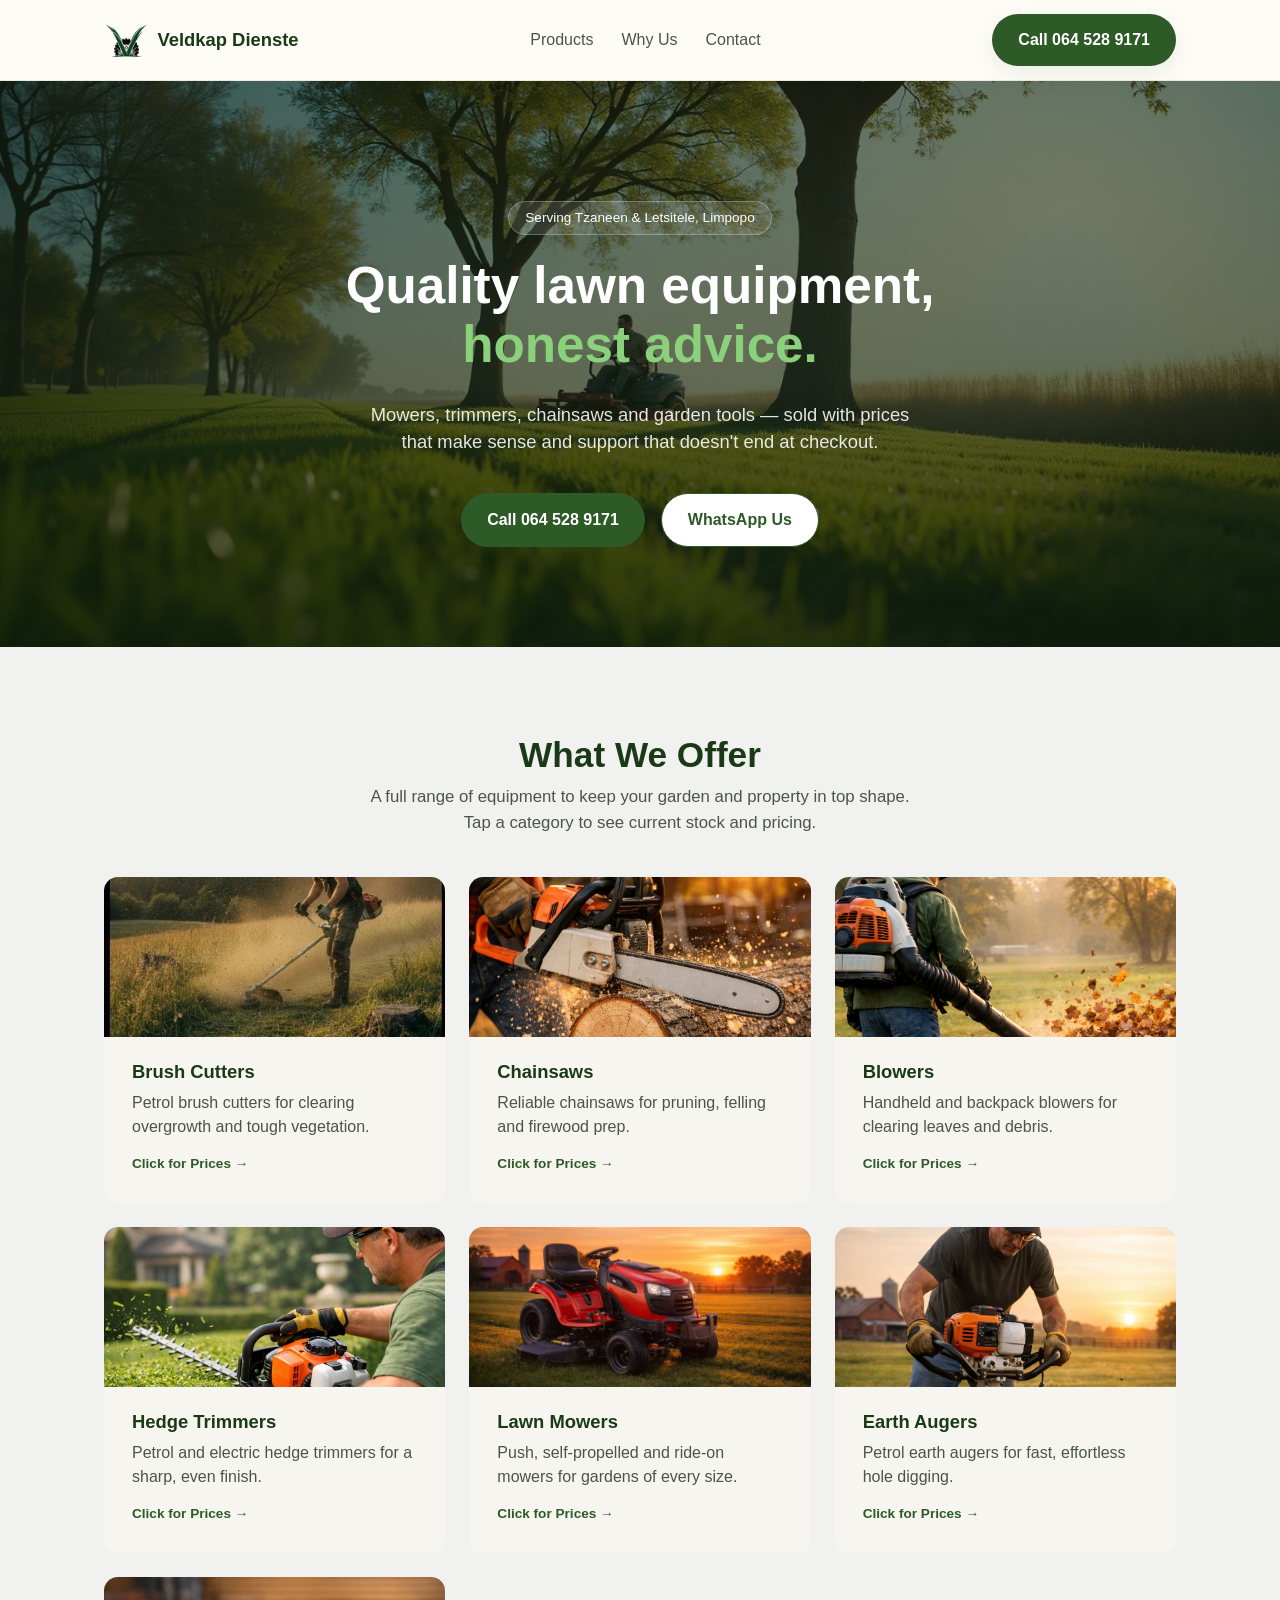
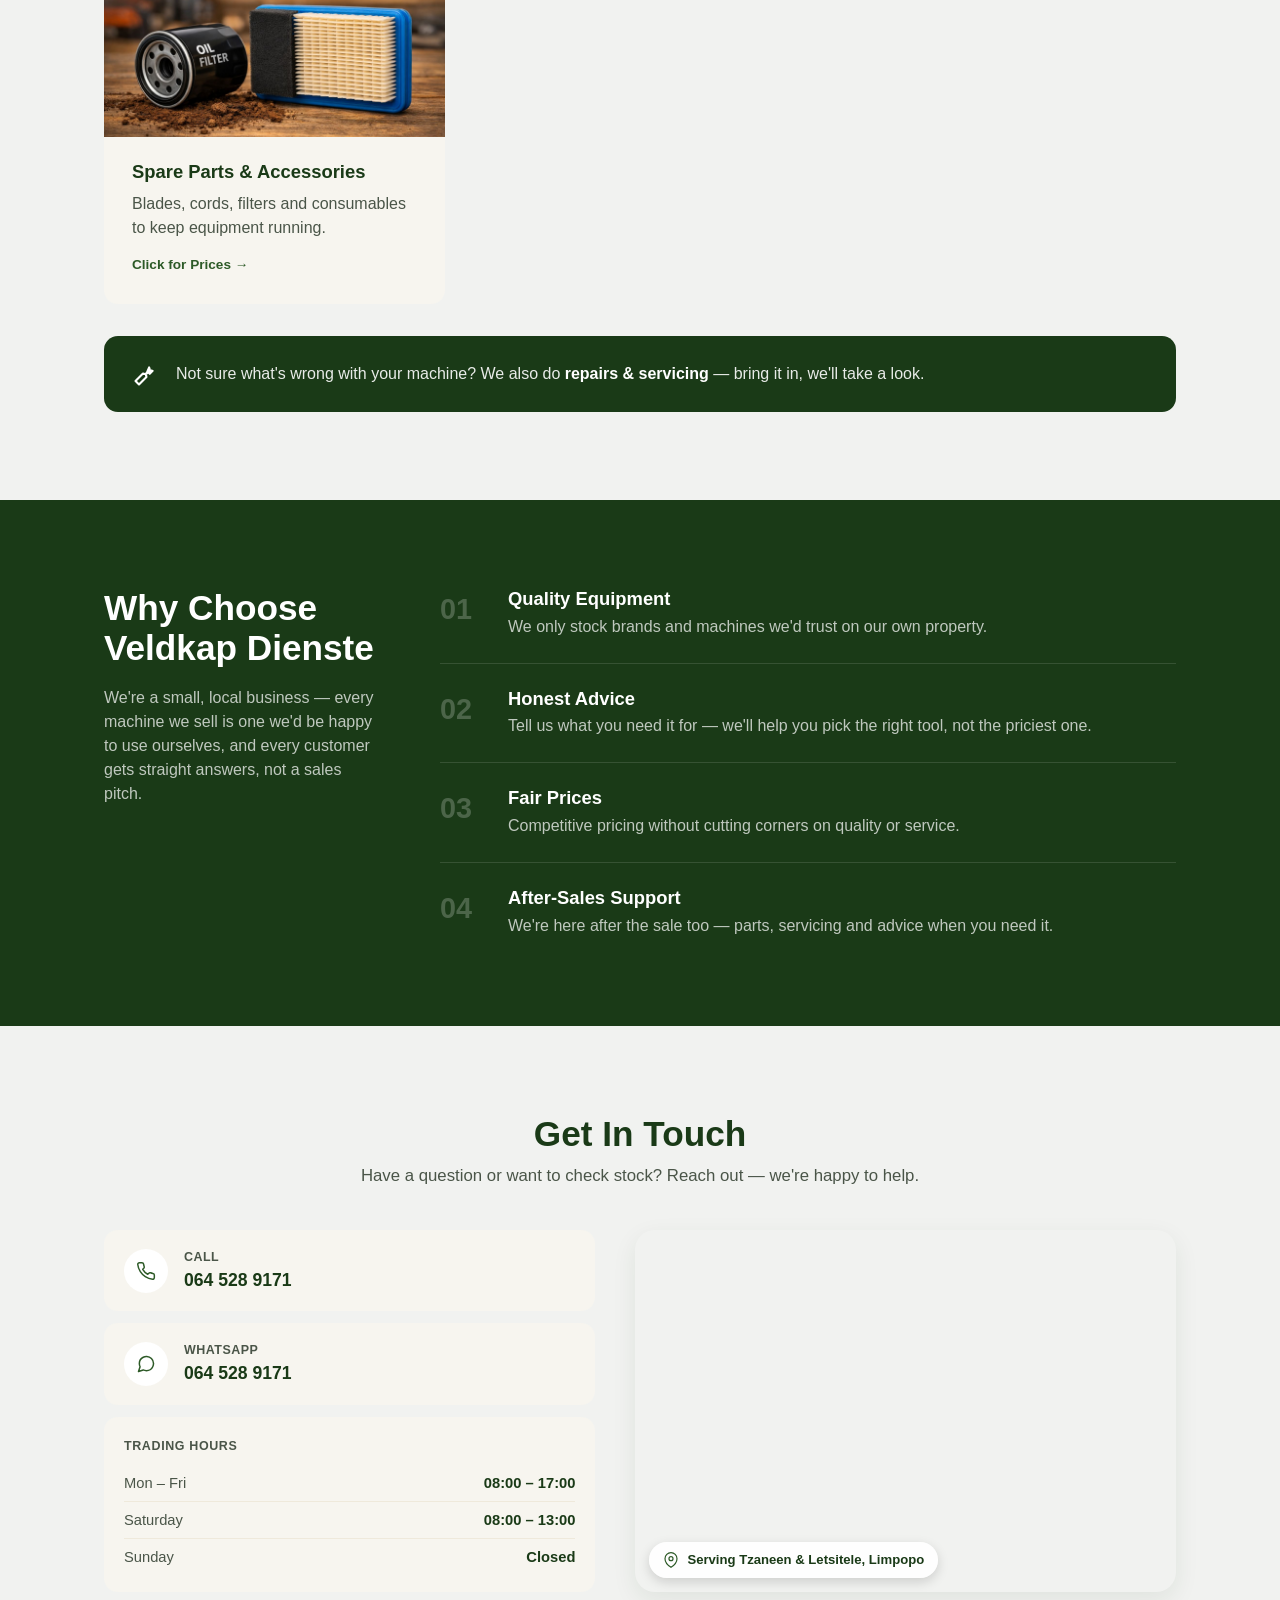
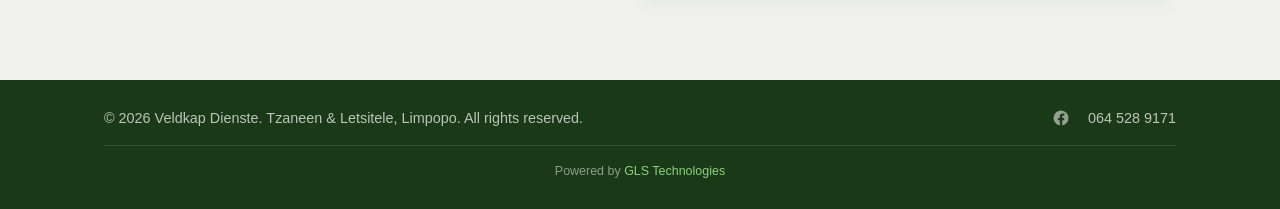
<file: index.html>
<!DOCTYPE html>
<html lang="en">
<head>
<meta charset="UTF-8">
<meta name="viewport" content="width=device-width, initial-scale=1.0">
<title>Veldkap Dienste | Quality Lawn Equipment</title>
<meta name="description" content="Veldkap Dienste supplies quality lawn mowers, brush cutters, chainsaws, and garden equipment in Tzaneen and Letsitele, Limpopo. Call 064 528 9171 for expert advice and great prices.">
<meta property="og:type" content="website">
<meta property="og:title" content="Veldkap Dienste | Quality Lawn Equipment">
<meta property="og:description" content="Brush cutters, chainsaws, blowers and mowers in Tzaneen &amp; Letsitele, Limpopo — honest advice and fair prices. Call or WhatsApp 064 528 9171.">
<meta property="og:image" content="https://www.veldkapdienste.co.za/images/hero-mower.jpg">
<meta property="og:url" content="https://www.veldkapdienste.co.za/">
<link rel="canonical" href="https://www.veldkapdienste.co.za/">
<link rel="icon" type="image/png" href="images/favicon.png">
<link rel="stylesheet" href="styles.css">
<script type="application/ld+json">
{
  "@context": "https://schema.org",
  "@type": "HardwareStore",
  "name": "Veldkap Dienste",
  "image": "https://www.veldkapdienste.co.za/images/hero-mower.jpg",
  "url": "https://www.veldkapdienste.co.za/",
  "telephone": "+27645289171",
  "priceRange": "R",
  "address": {
    "@type": "PostalAddress",
    "addressLocality": "Letsitele",
    "addressRegion": "Limpopo",
    "addressCountry": "ZA"
  },
  "areaServed": ["Tzaneen", "Letsitele"],
  "sameAs": []
}
</script>
</head>
<body>

<header class="site-header">
  <div class="container header-inner">
    <a href="#top" class="logo">
      <img src="images/logo-mark.png" alt="" class="logo-mark-img">
      <span class="logo-text">Veldkap <strong>Dienste</strong></span>
    </a>
    <nav class="nav">
      <a href="#products">Products</a>
      <a href="#why-us">Why Us</a>
      <a href="#contact">Contact</a>
    </nav>
    <a href="tel:+27645289171" class="btn btn-primary header-call">Call 064 528 9171</a>
  </div>
</header>

<main id="top">

  <section class="hero">
    <div class="hero-glow" aria-hidden="true"></div>
    <div class="container hero-inner">
      <span class="badge">Serving Tzaneen &amp; Letsitele, Limpopo</span>
      <h1>Quality lawn equipment,<br><span class="text-accent">honest advice.</span></h1>
      <p class="hero-sub">Mowers, trimmers, chainsaws and garden tools — sold with prices that make sense and support that doesn't end at checkout.</p>
      <div class="hero-actions">
        <a href="tel:+27645289171" class="btn btn-primary">Call 064 528 9171</a>
        <a href="https://wa.me/27645289171" class="btn btn-outline" target="_blank" rel="noopener">WhatsApp Us</a>
      </div>
    </div>
  </section>

  <section id="products" class="section">
    <div class="container">
      <h2>What We Offer</h2>
      <p class="section-sub">A full range of equipment to keep your garden and property in top shape. Tap a category to see current stock and pricing.</p>

      <div class="product-grid" id="product-grid">
        <a class="product-card has-photo" href="category.html?cat=brushcutters">
          <img class="product-card-photo" src="images/hero-brushcutter.jpg" alt="" loading="lazy">
          <div class="product-card-body">
            <h3>Brush Cutters</h3>
            <p>Petrol brush cutters for clearing overgrowth and tough vegetation.</p>
            <span class="product-card-cta">Click for Prices →</span>
          </div>
        </a>
        <a class="product-card has-photo" href="category.html?cat=chainsaws">
          <img class="product-card-photo" src="images/hero-chainsaw.jpg" alt="" loading="lazy" style="object-position: 50% 40%;">
          <div class="product-card-body">
            <h3>Chainsaws</h3>
            <p>Reliable chainsaws for pruning, felling and firewood prep.</p>
            <span class="product-card-cta">Click for Prices →</span>
          </div>
        </a>
        <a class="product-card has-photo" href="category.html?cat=blowers">
          <img class="product-card-photo" src="images/hero-blower.jpg" alt="" loading="lazy" style="object-position: 50% 30%;">
          <div class="product-card-body">
            <h3>Blowers</h3>
            <p>Handheld and backpack blowers for clearing leaves and debris.</p>
            <span class="product-card-cta">Click for Prices →</span>
          </div>
        </a>
        <a class="product-card has-photo" href="category.html?cat=hedgetrimmers">
          <img class="product-card-photo" src="images/hero-hedgetrimmer.jpg" alt="" loading="lazy" style="object-position: 50% 30%;">
          <div class="product-card-body">
            <h3>Hedge Trimmers</h3>
            <p>Petrol and electric hedge trimmers for a sharp, even finish.</p>
            <span class="product-card-cta">Click for Prices →</span>
          </div>
        </a>
        <a class="product-card has-photo" href="category.html?cat=mowers">
          <img class="product-card-photo" src="images/hero-mowers.jpg" alt="" loading="lazy" style="object-position: 50% 60%;">
          <div class="product-card-body">
            <h3>Lawn Mowers</h3>
            <p>Push, self-propelled and ride-on mowers for gardens of every size.</p>
            <span class="product-card-cta">Click for Prices →</span>
          </div>
        </a>
        <a class="product-card has-photo" href="category.html?cat=earthaugers">
          <img class="product-card-photo" src="images/hero-earthauger.jpg" alt="" loading="lazy" style="object-position: 50% 20%;">
          <div class="product-card-body">
            <h3>Earth Augers</h3>
            <p>Petrol earth augers for fast, effortless hole digging.</p>
            <span class="product-card-cta">Click for Prices →</span>
          </div>
        </a>
        <a class="product-card has-photo" href="category.html?cat=spareparts">
          <img class="product-card-photo" src="images/hero-spareparts.jpg" alt="" loading="lazy" style="object-position: 50% 55%;">
          <div class="product-card-body">
            <h3>Spare Parts &amp; Accessories</h3>
            <p>Blades, cords, filters and consumables to keep equipment running.</p>
            <span class="product-card-cta">Click for Prices →</span>
          </div>
        </a>
      </div>

      <div class="service-note">
        <span class="service-note-icon">
          <svg viewBox="0 0 24 24" fill="none" stroke="currentColor" stroke-width="1.8" stroke-linecap="round" stroke-linejoin="round"><path d="M14.7 6.3a4 4 0 0 1-5.3 5.3L3 18l3 3 6.4-6.4a4 4 0 0 1 5.3-5.3l-2.5 2.5-2-2z"/></svg>
        </span>
        <p>Not sure what's wrong with your machine? We also do <strong>repairs &amp; servicing</strong> — bring it in, we'll take a look.</p>
      </div>
    </div>
  </section>

  <section id="why-us" class="section why-section">
    <div class="container why-layout">
      <div class="why-intro">
        <h2>Why Choose Veldkap Dienste</h2>
        <p>We're a small, local business — every machine we sell is one we'd be happy to use ourselves, and every customer gets straight answers, not a sales pitch.</p>
      </div>
      <div class="why-list">
        <div class="why-item">
          <span class="why-num">01</span>
          <div>
            <h3>Quality Equipment</h3>
            <p>We only stock brands and machines we'd trust on our own property.</p>
          </div>
        </div>
        <div class="why-item">
          <span class="why-num">02</span>
          <div>
            <h3>Honest Advice</h3>
            <p>Tell us what you need it for — we'll help you pick the right tool, not the priciest one.</p>
          </div>
        </div>
        <div class="why-item">
          <span class="why-num">03</span>
          <div>
            <h3>Fair Prices</h3>
            <p>Competitive pricing without cutting corners on quality or service.</p>
          </div>
        </div>
        <div class="why-item">
          <span class="why-num">04</span>
          <div>
            <h3>After-Sales Support</h3>
            <p>We're here after the sale too — parts, servicing and advice when you need it.</p>
          </div>
        </div>
      </div>
    </div>
  </section>

  <section id="contact" class="section">
    <div class="container">
      <div class="contact-inner">
        <h2>Get In Touch</h2>
        <p class="section-sub">Have a question or want to check stock? Reach out — we're happy to help.</p>
      </div>
      <div class="contact-layout">
        <div class="contact-info">
          <a href="tel:+27645289171" class="contact-row">
            <span class="contact-row-icon">
              <svg viewBox="0 0 24 24" fill="none" stroke="currentColor" stroke-width="1.8" stroke-linecap="round" stroke-linejoin="round"><path d="M22 16.92v3a2 2 0 0 1-2.18 2 19.79 19.79 0 0 1-8.63-3.07 19.5 19.5 0 0 1-6-6 19.79 19.79 0 0 1-3.07-8.67A2 2 0 0 1 4.11 2h3a2 2 0 0 1 2 1.72c.127.96.361 1.903.7 2.81a2 2 0 0 1-.45 2.11L8.09 9.91a16 16 0 0 0 6 6l1.27-1.27a2 2 0 0 1 2.11-.45c.907.339 1.85.573 2.81.7A2 2 0 0 1 22 16.92z"/></svg>
            </span>
            <span class="contact-row-text">
              <span class="contact-row-label">Call</span>
              <span class="contact-row-value">064 528 9171</span>
            </span>
          </a>
          <a href="https://wa.me/27645289171" class="contact-row" target="_blank" rel="noopener">
            <span class="contact-row-icon">
              <svg viewBox="0 0 24 24" fill="none" stroke="currentColor" stroke-width="1.8" stroke-linecap="round" stroke-linejoin="round"><path d="M21 11.5a8.38 8.38 0 0 1-.9 3.8 8.5 8.5 0 0 1-7.6 4.7 8.38 8.38 0 0 1-3.8-.9L3 21l1.9-5.7a8.38 8.38 0 0 1-.9-3.8 8.5 8.5 0 0 1 4.7-7.6 8.38 8.38 0 0 1 3.8-.9h.5a8.48 8.48 0 0 1 8 8v.5z"/></svg>
            </span>
            <span class="contact-row-text">
              <span class="contact-row-label">WhatsApp</span>
              <span class="contact-row-value">064 528 9171</span>
            </span>
          </a>

          <div class="trading-hours">
            <h4>Trading Hours</h4>
            <dl>
              <div><dt>Mon – Fri</dt><dd>08:00 – 17:00</dd></div>
              <div><dt>Saturday</dt><dd>08:00 – 13:00</dd></div>
              <div><dt>Sunday</dt><dd>Closed</dd></div>
            </dl>
          </div>
        </div>

        <div class="contact-map">
          <iframe
            src="https://www.google.com/maps?q=Tzaneen,+Limpopo,+South+Africa&output=embed"
            width="100%" height="100%" style="border:0;" loading="lazy"
            referrerpolicy="no-referrer-when-downgrade"
            title="Veldkap Dienste service area — Tzaneen &amp; Letsitele, Limpopo"></iframe>
          <p class="contact-map-caption">
            <svg viewBox="0 0 24 24" fill="none" stroke="currentColor" stroke-width="1.8" stroke-linecap="round" stroke-linejoin="round"><path d="M21 10c0 7-9 13-9 13s-9-6-9-13a9 9 0 0 1 18 0z"/><circle cx="12" cy="10" r="3"/></svg>
            Serving Tzaneen &amp; Letsitele, Limpopo
          </p>
        </div>
      </div>
    </div>
  </section>

</main>

<footer class="site-footer">
  <div class="container footer-inner">
    <p>&copy; <span id="year"></span> Veldkap Dienste. Tzaneen &amp; Letsitele, Limpopo. All rights reserved.</p>
    <div class="footer-right">
      <a class="footer-social" href="https://www.facebook.com/share/1C6HtpinKC/?mibextid=wwXIfr" target="_blank" rel="noopener" aria-label="Veldkap Dienste on Facebook">
        <svg viewBox="0 0 24 24" fill="currentColor"><path d="M22 12a10 10 0 1 0-11.6 9.9v-7H7.9V12h2.5V9.8c0-2.5 1.5-3.9 3.8-3.9 1.1 0 2.2.2 2.2.2v2.4h-1.2c-1.2 0-1.6.8-1.6 1.6V12h2.8l-.4 2.9h-2.4v7A10 10 0 0 0 22 12z"/></svg>
      </a>
      <a href="tel:+27645289171">064 528 9171</a>
    </div>
  </div>
  <div class="container">
    <p class="footer-credit">Powered by <a href="https://gls-technologies.co.za" target="_blank" rel="noopener noreferrer">GLS Technologies</a></p>
  </div>
</footer>

<script src="script.js"></script>
</body>
</html>
</file>
<file: styles.css>
:root {
  --green-900: #1a3a17;
  --green-700: #2d5a27;
  --green-600: #3a7a32;
  --green-500: #4b9640;
  --accent-hero: #8bd17c;
  --earth-100: #f7f5ef;
  --earth-200: #efe9db;
  --cream: #f1f2f0;
  --ink: #1f2a1d;
  --ink-soft: #4a5548;
  --radius-sm: 10px;
  --radius: 14px;
  --radius-lg: 20px;
  --shadow: 0 8px 24px rgba(26, 58, 23, 0.08);
  font-size: 16px;
}

* { box-sizing: border-box; }

html { scroll-behavior: smooth; }

body {
  margin: 0;
  font-family: -apple-system, BlinkMacSystemFont, "Segoe UI", Roboto, Helvetica, Arial, sans-serif;
  color: var(--ink);
  background: var(--cream);
  line-height: 1.5;
}

.container {
  max-width: 1120px;
  margin: 0 auto;
  padding: 0 24px;
}

h1, h2, h3 { line-height: 1.15; margin: 0 0 0.5em; color: var(--green-900); }
h1 { font-size: clamp(2rem, 5vw, 3.2rem); }
h1.is-long { font-size: clamp(1.5rem, 3.2vw, 2.1rem); }
h2 { font-size: clamp(1.6rem, 3.5vw, 2.2rem); text-align: center; }
h3 { font-size: 1.15rem; }
p { margin: 0 0 1em; color: var(--ink-soft); }

a { color: inherit; text-decoration: none; }

.text-accent { color: var(--accent-hero); }

.section-sub {
  text-align: center;
  max-width: 560px;
  margin: -0.5em auto 2.5em;
  font-size: 1.05rem;
}

/* Header */
.site-header {
  position: sticky;
  top: 0;
  z-index: 50;
  background: rgba(255, 253, 248, 0.92);
  backdrop-filter: blur(8px);
  border-bottom: 1px solid var(--earth-200);
}

.header-inner {
  display: flex;
  align-items: center;
  justify-content: space-between;
  gap: 16px;
  padding-top: 14px;
  padding-bottom: 14px;
}

.logo {
  display: flex;
  align-items: center;
  gap: 8px;
  font-size: 1.15rem;
  font-weight: 600;
  color: var(--green-900);
  white-space: nowrap;
}

.logo-mark-img {
  height: 34px;
  width: auto;
  display: block;
}

.nav {
  display: flex;
  gap: 28px;
  flex: 1;
  justify-content: center;
}

.nav a {
  font-weight: 500;
  color: var(--ink-soft);
  transition: color 0.15s ease;
}

.nav a:hover { color: var(--green-700); }

.header-call {
  white-space: nowrap;
  padding: 10px 18px;
  font-size: 0.95rem;
}

/* Buttons */
.btn {
  display: inline-flex;
  align-items: center;
  gap: 8px;
  padding: 14px 26px;
  border-radius: 999px;
  font-weight: 600;
  font-size: 1rem;
  transition: transform 0.15s ease, box-shadow 0.15s ease, background 0.15s ease;
  border: none;
  cursor: pointer;
}

.btn-primary {
  background: var(--green-700);
  color: #fff;
  box-shadow: var(--shadow);
}

.btn-primary:hover {
  background: var(--green-600);
  transform: translateY(-1px);
}

.btn-outline {
  background: #fff;
  color: var(--green-700);
  border: 1.5px solid var(--green-700);
}

.btn-outline:hover {
  background: var(--green-700);
  color: #fff;
}

/* Hero */
.hero {
  position: relative;
  overflow: hidden;
  padding: 120px 0 100px;
  text-align: center;
}

.hero::before {
  content: "";
  position: absolute;
  inset: -20px;
  background: url("images/hero-mower.jpg") center 65% / cover no-repeat;
  animation: heroKenBurns 24s ease-in-out infinite alternate;
  z-index: 0;
}

.hero::after {
  content: "";
  position: absolute;
  inset: 0;
  background: linear-gradient(180deg, rgba(15, 30, 13, 0.55), rgba(15, 30, 13, 0.75));
  z-index: 1;
}

@keyframes heroKenBurns {
  0% { transform: scale(1) translate(0, 0); }
  100% { transform: scale(1.12) translate(-1.5%, -1.5%); }
}

@media (prefers-reduced-motion: reduce) {
  .hero::before { animation: none; }
}

.hero-glow { display: none; }

.badge {
  display: inline-block;
  padding: 6px 16px;
  border-radius: 999px;
  background: rgba(255, 255, 255, 0.12);
  border: 1px solid rgba(255, 255, 255, 0.25);
  color: #fff;
  font-size: 0.85rem;
  font-weight: 500;
  margin-bottom: 22px;
}

.hero-inner { position: relative; z-index: 2; max-width: 720px; margin: 0 auto; }

.hero h1 { color: #fff; }

.hero-sub {
  font-size: 1.15rem;
  margin: 18px auto 2em;
  color: rgba(255, 255, 255, 0.88);
  max-width: 560px;
}

.hero-actions {
  display: flex;
  gap: 16px;
  justify-content: center;
  flex-wrap: wrap;
}

/* Sections */
.section { padding: 88px 0; }

/* Products */
.product-grid {
  display: grid;
  grid-template-columns: repeat(auto-fit, minmax(260px, 1fr));
  gap: 24px;
}

.product-card {
  display: block;
  background: var(--earth-100);
  border-radius: var(--radius);
  padding: 32px 28px;
  transition: transform 0.15s ease, box-shadow 0.15s ease;
  border: none;
  font: inherit;
  text-align: left;
  cursor: pointer;
  width: 100%;
  color: inherit;
  overflow: hidden;
}

.product-card:hover, .product-card:focus-visible {
  transform: translateY(-4px);
  box-shadow: var(--shadow);
}

.product-icon {
  font-size: 2.2rem;
  display: inline-block;
  margin-bottom: 12px;
}

.product-card p { margin-bottom: 12px; }

.product-card-cta {
  display: inline-block;
  font-size: 0.85rem;
  font-weight: 700;
  color: var(--green-700);
}

.product-card.has-photo { padding: 0; }

.product-card-photo {
  display: block;
  width: 100%;
  height: 160px;
  object-fit: cover;
}

.product-card-body { padding: 24px 28px 28px; }

/* Service note */
.service-note {
  display: flex;
  align-items: center;
  gap: 16px;
  margin-top: 32px;
  padding: 24px 28px;
  background: var(--green-900);
  border-radius: var(--radius);
  color: #fff;
}

.service-note-icon {
  display: inline-flex;
  flex-shrink: 0;
  width: 28px;
  height: 28px;
}
.service-note-icon svg { width: 100%; height: 100%; }
.service-note p { margin: 0; color: rgba(255, 255, 255, 0.9); }
.service-note strong { color: #fff; }

@media (max-width: 500px) {
  .service-note { flex-direction: column; text-align: center; }
}

/* Category hero banner */
.category-hero {
  background: linear-gradient(135deg, var(--green-900), var(--green-700));
  padding: 64px 0 56px;
  text-align: center;
  background-size: cover;
  background-position: center 60%;
}

.category-hero.has-photo {
  background-image:
    linear-gradient(180deg, rgba(15, 30, 13, 0.55), rgba(15, 30, 13, 0.8)),
    var(--category-photo);
  background-position: 65% 22%;
  min-height: 520px;
  display: flex;
  align-items: center;
}

.category-hero-inner { max-width: 560px; margin: 0 auto; }

.category-hero.has-product .category-hero-inner {
  max-width: 900px;
  display: flex;
  align-items: center;
  justify-content: space-between;
  gap: 40px;
  text-align: left;
}

.category-hero.has-product .category-hero-text { flex: 1; }
.category-hero.has-product p { margin: 0; }

.category-hero-media { flex-shrink: 0; }

.category-hero-photo[hidden] { display: none; }

.category-hero-photo {
  display: block;
  width: 220px;
  height: 220px;
  object-fit: contain;
  background: #fff;
  border-radius: var(--radius-lg);
  padding: 16px;
  box-shadow: 0 12px 32px rgba(0, 0, 0, 0.25);
}

.category-hero h1 { color: #fff; margin-bottom: 0.4em; }
.category-hero p { color: rgba(255, 255, 255, 0.82); margin: 0; font-size: 1.05rem; }

/* Category page layout */
.catalog-page { padding-top: 56px; }

.catalog-layout {
  display: grid;
  grid-template-columns: 240px 1fr;
  gap: 28px;
  align-items: start;
}

/* Grid items default to min-width:auto and refuse to shrink below their
   content, which pushed the page wider than small screens. Allow them to
   shrink so the sidebar and price table scroll internally instead. */
.catalog-layout > * { min-width: 0; }

.catalog-sidebar {
  display: flex;
  flex-direction: column;
  gap: 4px;
  background: var(--earth-100);
  border-radius: var(--radius);
  padding: 16px;
  position: sticky;
  top: 88px;
}

.catalog-sidebar-label {
  font-size: 0.72rem;
  font-weight: 600;
  text-transform: uppercase;
  letter-spacing: 0.06em;
  color: var(--ink-soft);
  padding: 8px 12px 4px;
}

.sidebar-link {
  display: block;
  padding: 10px 12px;
  border-radius: var(--radius-sm);
  font-size: 0.9rem;
  font-weight: 500;
  color: var(--ink-soft);
  transition: background 0.15s ease, color 0.15s ease;
}

.sidebar-link:hover { background: var(--earth-200); color: var(--green-900); }

.sidebar-link.is-active {
  background: var(--green-700);
  color: #fff;
}

/* Category catalog panel */
.catalog-panel {
  background: #fff;
  border-radius: var(--radius-lg);
  padding: 32px;
  box-shadow: var(--shadow);
}

.catalog-search {
  width: 100%;
  padding: 12px 16px;
  border: 1.5px solid var(--earth-200);
  border-radius: 999px;
  font: inherit;
  font-size: 16px;
  margin-bottom: 18px;
}

.catalog-search:focus {
  outline: none;
  border-color: var(--green-600);
}

.catalog-empty {
  text-align: center;
  color: var(--ink-soft);
  padding: 24px 0 4px;
  margin: 0;
}

.catalog-empty a { color: var(--green-700); font-weight: 600; }

/* Price table */
.price-table-wrap {
  overflow-x: auto;
  background: #fff;
  border-radius: var(--radius);
  border: 1px solid var(--earth-200);
}

.price-table {
  width: 100%;
  border-collapse: collapse;
  min-width: 460px;
}

.price-table th, .price-table td {
  padding: 16px 24px;
  text-align: left;
}

.price-table thead th {
  background: var(--green-700);
  color: #fff;
  font-weight: 600;
  font-size: 0.8rem;
  text-transform: uppercase;
  letter-spacing: 0.04em;
}

.price-table thead th:first-child { border-top-left-radius: var(--radius); }
.price-table thead th:last-child { border-top-right-radius: var(--radius); }

.price-table tbody tr:nth-child(even) { background: var(--earth-100); }

.price-table tbody td { color: var(--ink); border-top: 1px solid var(--earth-200); }
.price-table tbody tr:first-child td { border-top: none; }

.price-col {
  text-align: right;
  font-weight: 700;
  font-size: 0.85rem;
  color: var(--green-700);
  white-space: nowrap;
}

.price-row { cursor: pointer; transition: background 0.15s ease; }
.price-row:hover { background: var(--earth-200) !important; }

.price-item-name { color: var(--ink); }
.price-item-name strong { color: var(--green-900); }

.tier-pill {
  display: inline-block;
  margin-left: 10px;
  padding: 2px 10px;
  border-radius: 999px;
  font-size: 0.72rem;
  font-weight: 700;
  text-transform: uppercase;
  letter-spacing: 0.03em;
  vertical-align: middle;
}

.tier-budget { background: var(--earth-200); color: var(--ink-soft); }
.tier-mid { background: rgba(75, 150, 64, 0.15); color: var(--green-700); }
.tier-premium { background: rgba(139, 209, 124, 0.25); color: var(--green-900); }

@media (max-width: 600px) {
  .price-table-wrap { overflow-x: visible; }
  .price-table { min-width: 0; }
  .price-table thead { display: none; }
  .price-table, .price-table tbody { display: block; width: 100%; }

  .price-row {
    display: flex;
    align-items: center;
    justify-content: space-between;
    gap: 12px;
    padding: 14px 20px;
  }

  .price-row td { padding: 0; border: none !important; }
  .price-row td:first-child { display: flex; flex-direction: column; gap: 4px; }
  .tier-pill { margin-left: 0; }
}

/* Product page */
.product-page-inner { max-width: 760px; margin: 0 auto; }

.back-link {
  display: inline-block;
  margin-bottom: 20px;
  color: var(--green-700);
  font-weight: 600;
  font-size: 0.92rem;
}

.back-link:hover { text-decoration: underline; }

/* Product detail cards */
.product-detail-card {
  background: var(--earth-100);
  border-radius: var(--radius);
  padding: 28px;
}

.product-detail-header {
  display: flex;
  align-items: center;
  justify-content: space-between;
  gap: 16px;
  flex-wrap: wrap;
}

.product-detail-header h3 { margin: 0; }

.product-quote-btn {
  padding: 10px 22px;
  font-size: 0.9rem;
  white-space: nowrap;
}

.product-detail-badge.tier-pill {
  margin-left: 0;
  margin-top: 6px;
}

.product-detail-desc { margin-top: 12px; }
.product-detail-desc:last-of-type { margin-bottom: 0; }

.product-detail-lists[hidden] { display: none; }

.product-detail-lists {
  display: grid;
  grid-template-columns: repeat(auto-fit, minmax(200px, 1fr));
  gap: 20px;
  margin-top: 16px;
  padding-top: 16px;
  border-top: 1px solid var(--earth-200);
}

.product-detail-lists h4 {
  margin: 0 0 8px;
  font-size: 0.78rem;
  font-weight: 600;
  text-transform: uppercase;
  letter-spacing: 0.05em;
  color: var(--ink-soft);
}

.product-detail-lists ul {
  margin: 0;
  padding: 0;
  list-style: none;
}

.product-detail-lists li {
  padding-left: 20px;
  position: relative;
  font-size: 0.92rem;
  color: var(--ink);
  margin-bottom: 6px;
}

.product-detail-lists li::before {
  content: "✓";
  position: absolute;
  left: 0;
  color: var(--green-600);
  font-weight: 700;
}

.product-detail-lists li:last-child { margin-bottom: 0; }

/* Why us */
#why-us {
  background: var(--green-900);
  color: #fff;
}

.why-layout {
  display: grid;
  grid-template-columns: 280px 1fr;
  gap: 56px;
}

.why-intro h2 {
  color: #fff;
  text-align: left;
  margin-bottom: 0.5em;
}

.why-intro p { color: rgba(255, 255, 255, 0.72); margin: 0; }

.why-list {
  display: flex;
  flex-direction: column;
}

.why-item {
  display: flex;
  align-items: flex-start;
  gap: 24px;
  padding: 24px 0;
  border-top: 1px solid rgba(255, 255, 255, 0.12);
}

.why-item:first-child { border-top: none; padding-top: 0; }
.why-item:last-child { padding-bottom: 0; }

.why-num {
  font-size: 1.8rem;
  font-weight: 800;
  color: rgba(255, 255, 255, 0.22);
  flex-shrink: 0;
  width: 44px;
}

#why-us h3 { color: #fff; margin-bottom: 0.3em; }
.why-item p { color: rgba(255, 255, 255, 0.72); margin-bottom: 0; }

@media (max-width: 760px) {
  .why-layout { grid-template-columns: 1fr; gap: 32px; }
  .why-intro h2 { text-align: center; }
  .why-intro p { text-align: center; }
}

/* Contact */
.contact-inner { text-align: center; }

.contact-layout {
  display: grid;
  grid-template-columns: 1fr 1.1fr;
  gap: 40px;
  align-items: stretch;
  margin-top: 2.5em;
  text-align: left;
}

.contact-info {
  display: flex;
  flex-direction: column;
  gap: 12px;
}

.contact-row {
  display: flex;
  align-items: center;
  gap: 16px;
  background: var(--earth-100);
  border-radius: var(--radius);
  padding: 18px 20px;
  transition: transform 0.15s ease, box-shadow 0.15s ease;
}

.contact-row:hover {
  transform: translateY(-2px);
  box-shadow: var(--shadow);
}

.contact-row-icon {
  display: inline-flex;
  align-items: center;
  justify-content: center;
  width: 44px;
  height: 44px;
  border-radius: 50%;
  background: #fff;
  color: var(--green-700);
  flex-shrink: 0;
}

.contact-row-icon svg { width: 20px; height: 20px; }

.contact-row-text { display: flex; flex-direction: column; }
.contact-row-label { font-size: 0.78rem; color: var(--ink-soft); font-weight: 600; text-transform: uppercase; letter-spacing: 0.04em; }
.contact-row-value { font-size: 1.1rem; font-weight: 700; color: var(--green-900); }

.trading-hours {
  background: var(--earth-100);
  border-radius: var(--radius);
  padding: 20px 20px 16px;
  flex: 1;
}

.trading-hours h4 {
  margin: 0 0 10px;
  font-size: 0.78rem;
  font-weight: 600;
  text-transform: uppercase;
  letter-spacing: 0.05em;
  color: var(--ink-soft);
}

.trading-hours dl { margin: 0; }

.trading-hours dl > div {
  display: flex;
  justify-content: space-between;
  padding: 7px 0;
  border-top: 1px solid var(--earth-200);
  font-size: 0.92rem;
}

.trading-hours dl > div:first-of-type { border-top: none; }
.trading-hours dt { color: var(--ink-soft); font-weight: 500; }
.trading-hours dd { margin: 0; color: var(--green-900); font-weight: 600; }

.contact-map {
  position: relative;
  min-height: 320px;
  border-radius: var(--radius-lg);
  overflow: hidden;
  box-shadow: var(--shadow);
}

.contact-map iframe {
  position: absolute;
  inset: 0;
  width: 100%;
  height: 100%;
}

.contact-map-caption {
  position: absolute;
  left: 14px;
  bottom: 14px;
  display: flex;
  align-items: center;
  gap: 8px;
  margin: 0;
  padding: 8px 14px;
  border-radius: 999px;
  background: rgba(255, 255, 255, 0.95);
  box-shadow: 0 4px 12px rgba(0, 0, 0, 0.15);
  font-size: 0.82rem;
  font-weight: 600;
  color: var(--green-900);
}

.contact-map-caption svg { width: 16px; height: 16px; flex-shrink: 0; color: var(--green-700); }

@media (max-width: 760px) {
  .contact-layout { grid-template-columns: 1fr; }
  .contact-map { min-height: 260px; }
}

/* Footer */
.site-footer {
  background: var(--green-900);
  color: rgba(255, 255, 255, 0.7);
  padding: 28px 0;
  font-size: 0.9rem;
}

.footer-inner {
  display: flex;
  justify-content: space-between;
  flex-wrap: wrap;
  gap: 8px;
}

.footer-inner p { margin: 0; color: inherit; }
.footer-inner a:hover { color: #fff; }

.footer-right {
  display: flex;
  align-items: center;
  gap: 18px;
}

.footer-social {
  display: inline-flex;
  color: inherit;
  opacity: 0.75;
  transition: opacity 0.15s ease, color 0.15s ease;
}

.footer-social svg { width: 18px; height: 18px; display: block; }
.footer-social:hover { opacity: 1; color: var(--accent-hero); }

.footer-credit {
  margin: 16px 0 0;
  padding-top: 16px;
  border-top: 1px solid rgba(255, 255, 255, 0.1);
  text-align: center;
  font-size: 0.78rem;
  color: rgba(255, 255, 255, 0.5);
}

.footer-credit a { color: var(--accent-hero); }
.footer-credit a:hover { text-decoration: underline; }

/* Responsive */
@media (max-width: 760px) {
  .nav { display: none; }
  .header-inner { justify-content: space-between; }
  .header-call { padding: 8px 14px; font-size: 0.85rem; }
  .footer-inner { flex-direction: column; align-items: center; text-align: center; }
  .footer-right { justify-content: center; }

  .catalog-layout { grid-template-columns: 1fr; }

  .catalog-sidebar {
    position: static;
    flex-direction: row;
    overflow-x: auto;
    gap: 8px;
  }

  .catalog-sidebar-label { display: none; }
  .sidebar-link { white-space: nowrap; }

  .catalog-panel { padding: 24px 20px; }

  .category-hero.has-product .category-hero-inner {
    flex-direction: column;
    text-align: center;
  }

  .category-hero-photo { width: 160px; height: 160px; }
}
</file>
